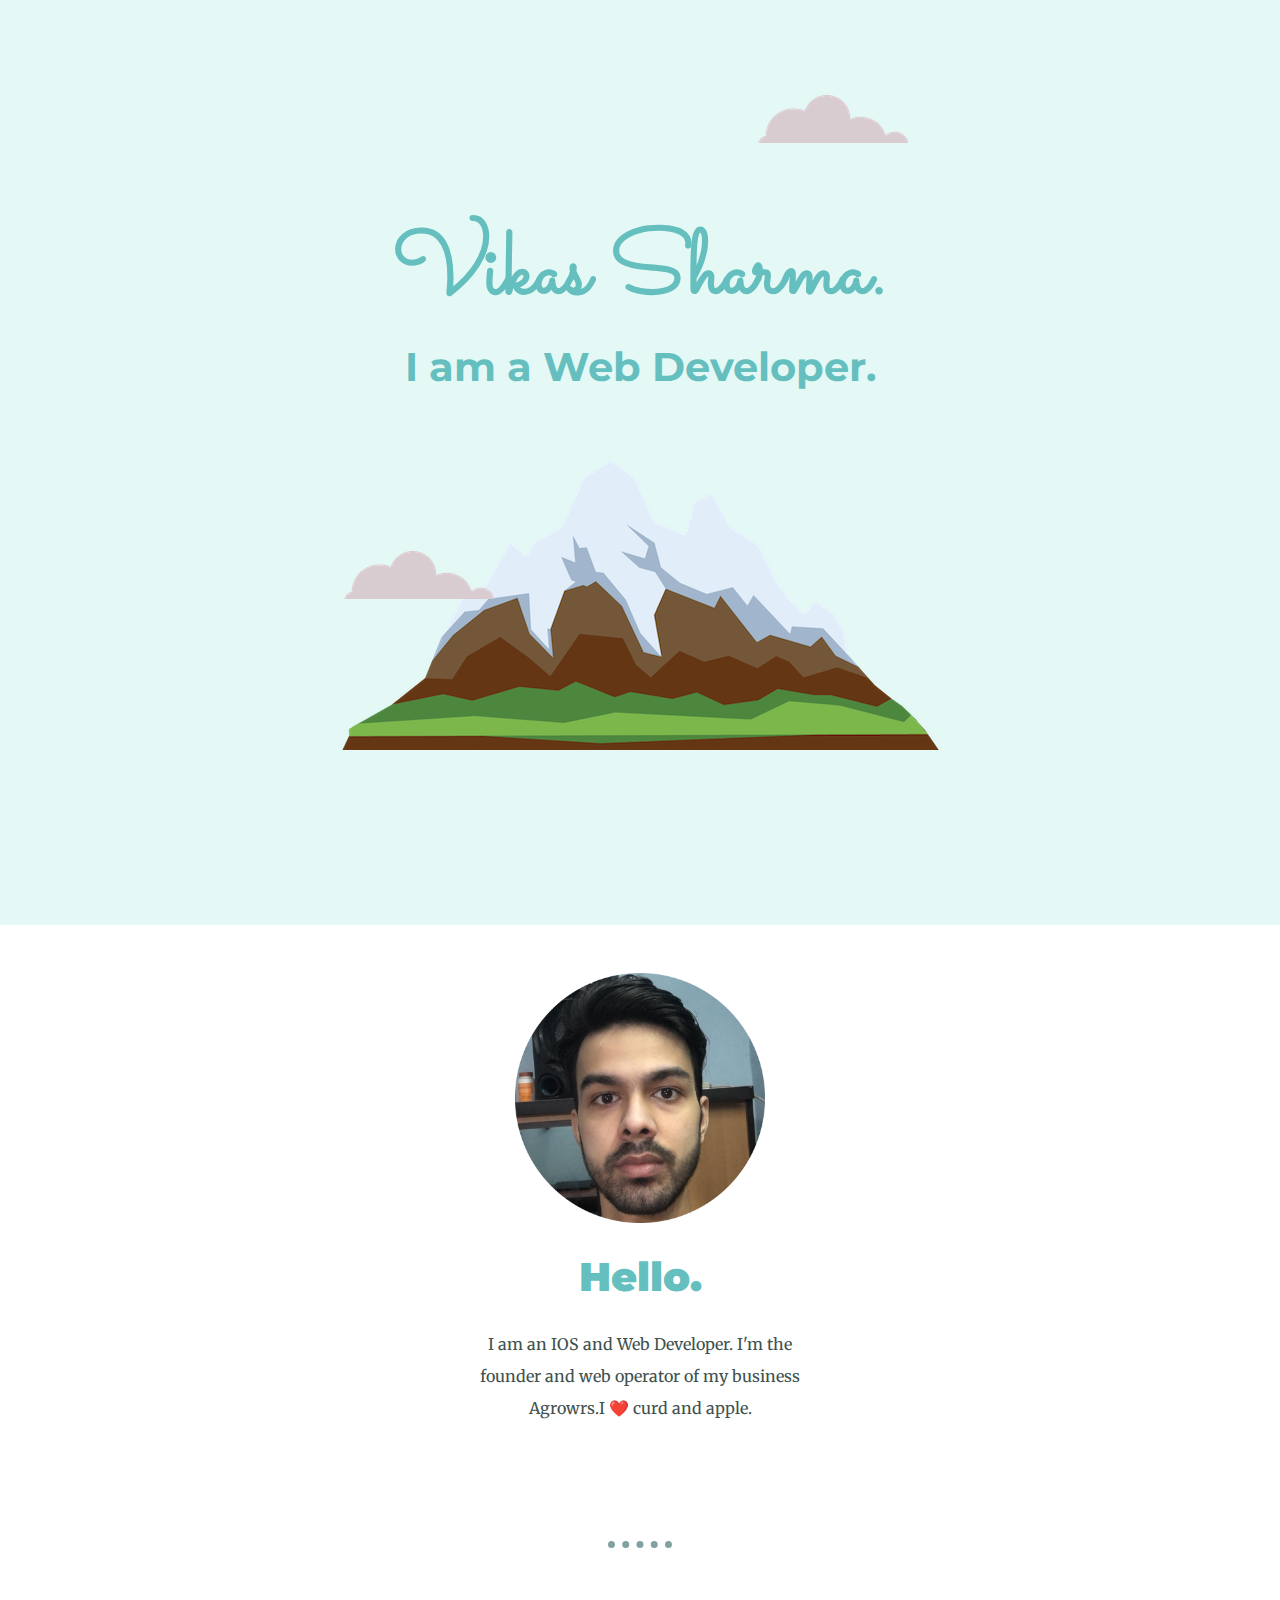
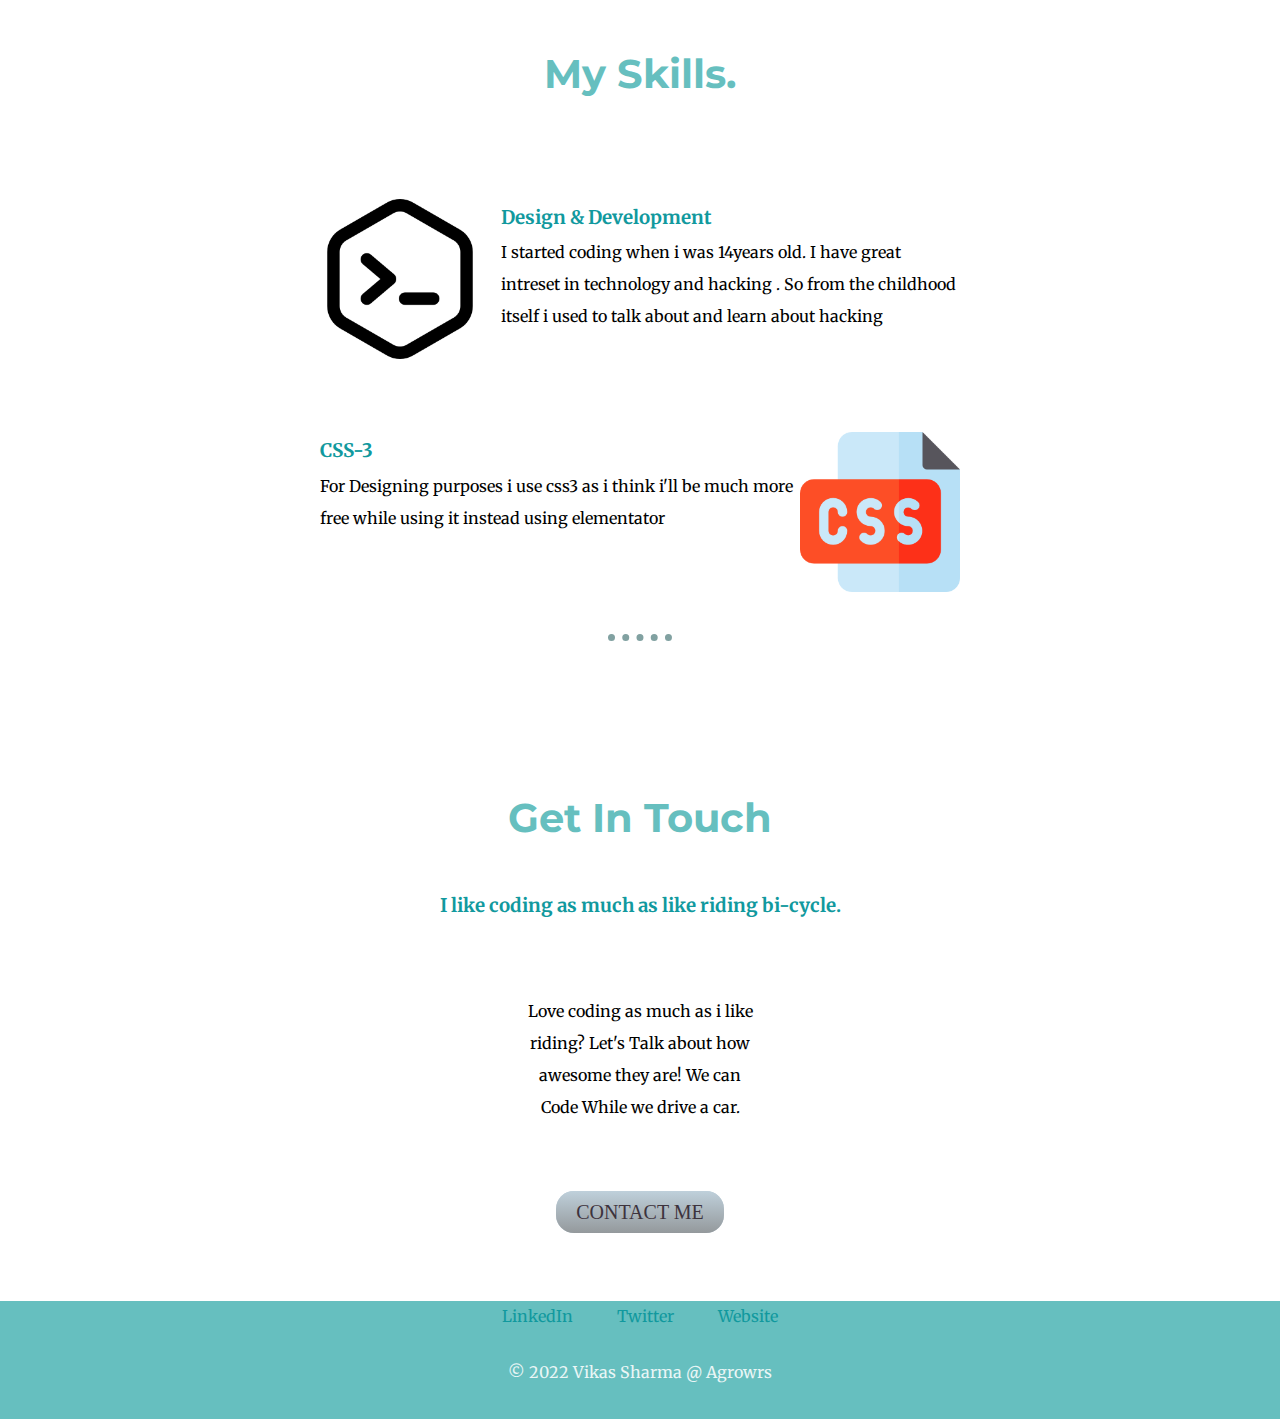
<file: index.html>
<!DOCTYPE html>
<html lang="en">

<head>
  <meta charset="UTF-8">
  <meta http-equiv="X-UA-Compatible" content="IE=edge">
  <meta name="viewport" content="width=device-width, initial-scale=1.0">
  <link rel="stylesheet" href="/css/style.css">
  <title>Vikas Sharma</title>
  <link rel="preconnect" href="https://fonts.googleapis.com">
  <link rel="preconnect" href="https://fonts.gstatic.com" crossorigin>
  <link href="https://fonts.googleapis.com/css2?family=Merriweather&family=Montserrat&family=Sacramento&display=swap"
    rel="stylesheet">
  <link rel="shortcut icon" href="/favicon/favicon1.ico" type="image/x-icon">
</head>

<body>
  <div class="top-container">
    <img class="top-cloud" src="/images/cloud.png" alt="cloud">
    <h1 class="heading1">Vikas Sharma.</h1>
    <h2
      class="heading2                                                                                                                                                                                                                                                                                                                       ">
      I am a <span>Web Developer</span>.</h2>
    <img class="bottom-cloud" src="/images/cloud.png" alt="cloud">
    <img class="mountain" src="/images/mountain.png" alt="mountains">
  </div>
  <div class="middle-container">
    <div class="profile">
      <img class="profile" src="/images/my-image.png" alt="profile" width="250px">
      <h2> <strong>Hello.</strong></h2>
      <br>
      <p class="profile-p">I am an IOS and Web Developer. I'm the founder and web operator of my business Agrowrs.I ❤️ curd and
        apple. </p>
    </div>
    <hr>
    <div class="skills">
      <h2>My Skills.</h2>
      <div class="skill-row">
        <img class="coding-img" src="/images/code.png" alt="coding-img">
        <h3>Design & Development</h3>
        <p class="coding-txt">I started coding when i was 14years old. I have great intreset in technology and hacking .
          So from the childhood itself i used to talk about and learn about hacking</p>
      </div>
      <div class="skill-row">
        <img class="css-img" src="/images/css.png" alt="css-3">
        <h3>CSS-3</h3>
        <p>For Designing purposes i use css3 as i think i'll be much more free while using it instead using elementator
        </p>
      </div>
    </div>
    <hr>
    <div class="contact-me">
      <h2 class="h2-p">Get In Touch</h2>
      <h3 class="love-h3">I like coding as much as like riding bi-cycle.</h3>
      <p class="love-p">Love coding as much as i like riding? Let's Talk about how awesome they are! We can Code While we drive a car.</p>
      <a class="btn" href="mailto:name@email.com">CONTACT ME</a>
    </div>
  </div>


  <div class="bottom-container">
    <a class="footer-link" href="https://www.linkedin.com/">LinkedIn</a>
    <a class="footer-link" href="https://twitter.com/">Twitter</a>
    <a class="footer-link" href="https://www.appbrewery.co/">Website</a>
    <p class="footer-p" >© 2022 Vikas Sharma @ Agrowrs</p>
  </div>

</body>

</html>
</file>
<file: css/style.css>
* {
  margin: 0px;
  padding: 0px;
}
hr {
  background-color: white;
  border-style: dotted none none none;
  width: 5%;
  border-color: #81a1a1;
  border-width: 7px;
  position: relative;
  /* left: 682px;
    padding: 19px; */
  margin: 100px auto;
}
body {
  text-align: center;
  font-family: sans-serif;
  font-family: "Merriweather", serif;
  font-size: 1rem;
}
h1 {
  margin-top: 0;
  /* font-family: 'Montserrat', sans-serif; */
  font-family: "Sacramento", cursive;
  font-size: 5.625rem;
  color: #66bfbf;
}
.heading1 {
  padding: 0px;
  margin: -42px;
  margin-bottom: 0px;
}
h2 {
  /* font-family: 'Sacramento', cursive; */
  font-family: "Montserrat", sans-serif;
  font-size: 2.5rem;
  color: #66bfbf;
  font-weight: bolder;
  padding: 1px;
}
.heading2 {
  padding: 1px;
  margin: 1px;
}
h3 {
  /* font-family: 'Sacramento', cursive; */
  color: #11999e;
}
a {
  color: #11999e;
}
.top-container {
  background-color: #e4f9f5;
  position: relative;
  padding-top: 250px;
  height: 75vh;
}
.heading {
  padding: 15px;
  font-size: 40px;
  margin: 16px;
}
.bio {
  font-size: 19px;
}
.mountain {
  height: auto;
}
.top-cloud {
  position: absolute;
  right: 372px;
  top: 95px;
}
.bottom-cloud {
  position: absolute;
  bottom: 326px;
  left: 344px;
}
.skill-row {
  width: 50%;
  margin: auto;
  margin: 100px auto;
  text-align: left;
  line-height: 2;
}
p {
  /* text-align: left; */
  line-height: 2;
}
.profile {
  padding: 11px;
  margin: 13px;
}
.profile-p {
  align-items: center;
  text-align: center;
  margin: 43px;
  padding: 6px;
  color: #40514e;
  width: 350px;
  margin: auto;
}
.coding-img {
  float: left;
  margin-right: 21px;
  width: 25%;
}
.coding-txt {
  /* line-height: 2;
    padding: 23px; */
}
.css-img {
  float: right;
  width: 25%;
}

.middle-container {
  margin-top: 10px;
}
.bottom-container {
}
.deve {
  text-decoration: underline;
}

.h2-p {
  padding: 52px;
}

.love-h3 {
  padding-bottom: 38px;
}

.love-p {
  padding-bottom: 38px;
  width: 239px;
  margin: 40px auto;
}

.btn {
  background: #bfd0db;
  background-image: -webkit-linear-gradient(top, #bfd0db, #94999c);
  background-image: -moz-linear-gradient(top, #bfd0db, #94999c);
  background-image: -ms-linear-gradient(top, #bfd0db, #94999c);
  background-image: -o-linear-gradient(top, #bfd0db, #94999c);
  background-image: linear-gradient(to bottom, #bfd0db, #94999c);
  -webkit-border-radius: 18;
  -moz-border-radius: 18;
  border-radius: 18px;
  font-family: Georgia;
  color: #3d333d;
  font-size: 20px;
  padding: 10px 20px 10px 20px;
  text-decoration: none;
}

.btn:hover {
  background: #1c3342;
  background-image: -webkit-linear-gradient(top, #1c3342, #aff78b);
  background-image: -moz-linear-gradient(top, #1c3342, #aff78b);
  background-image: -ms-linear-gradient(top, #1c3342, #aff78b);
  background-image: -o-linear-gradient(top, #1c3342, #aff78b);
  background-image: linear-gradient(to bottom, #1c3342, #aff78b);
  text-decoration: none;
}

.bottom-container {
  color: #11999e;
  padding: 5px 4px 1px 3px;
  margin-top: 77px;
  margin-left: 0px;
  /* margin: auto; */
  background-color: #66bfbf;
}
.footer-link {
  margin: 10px 20px;
  text-decoration: none;
}
.footer-link:hover {
  color: palegoldenrod;
}
.footer-p {
  color: #eaf6f6;
  margin: 30px;
}
</file>
